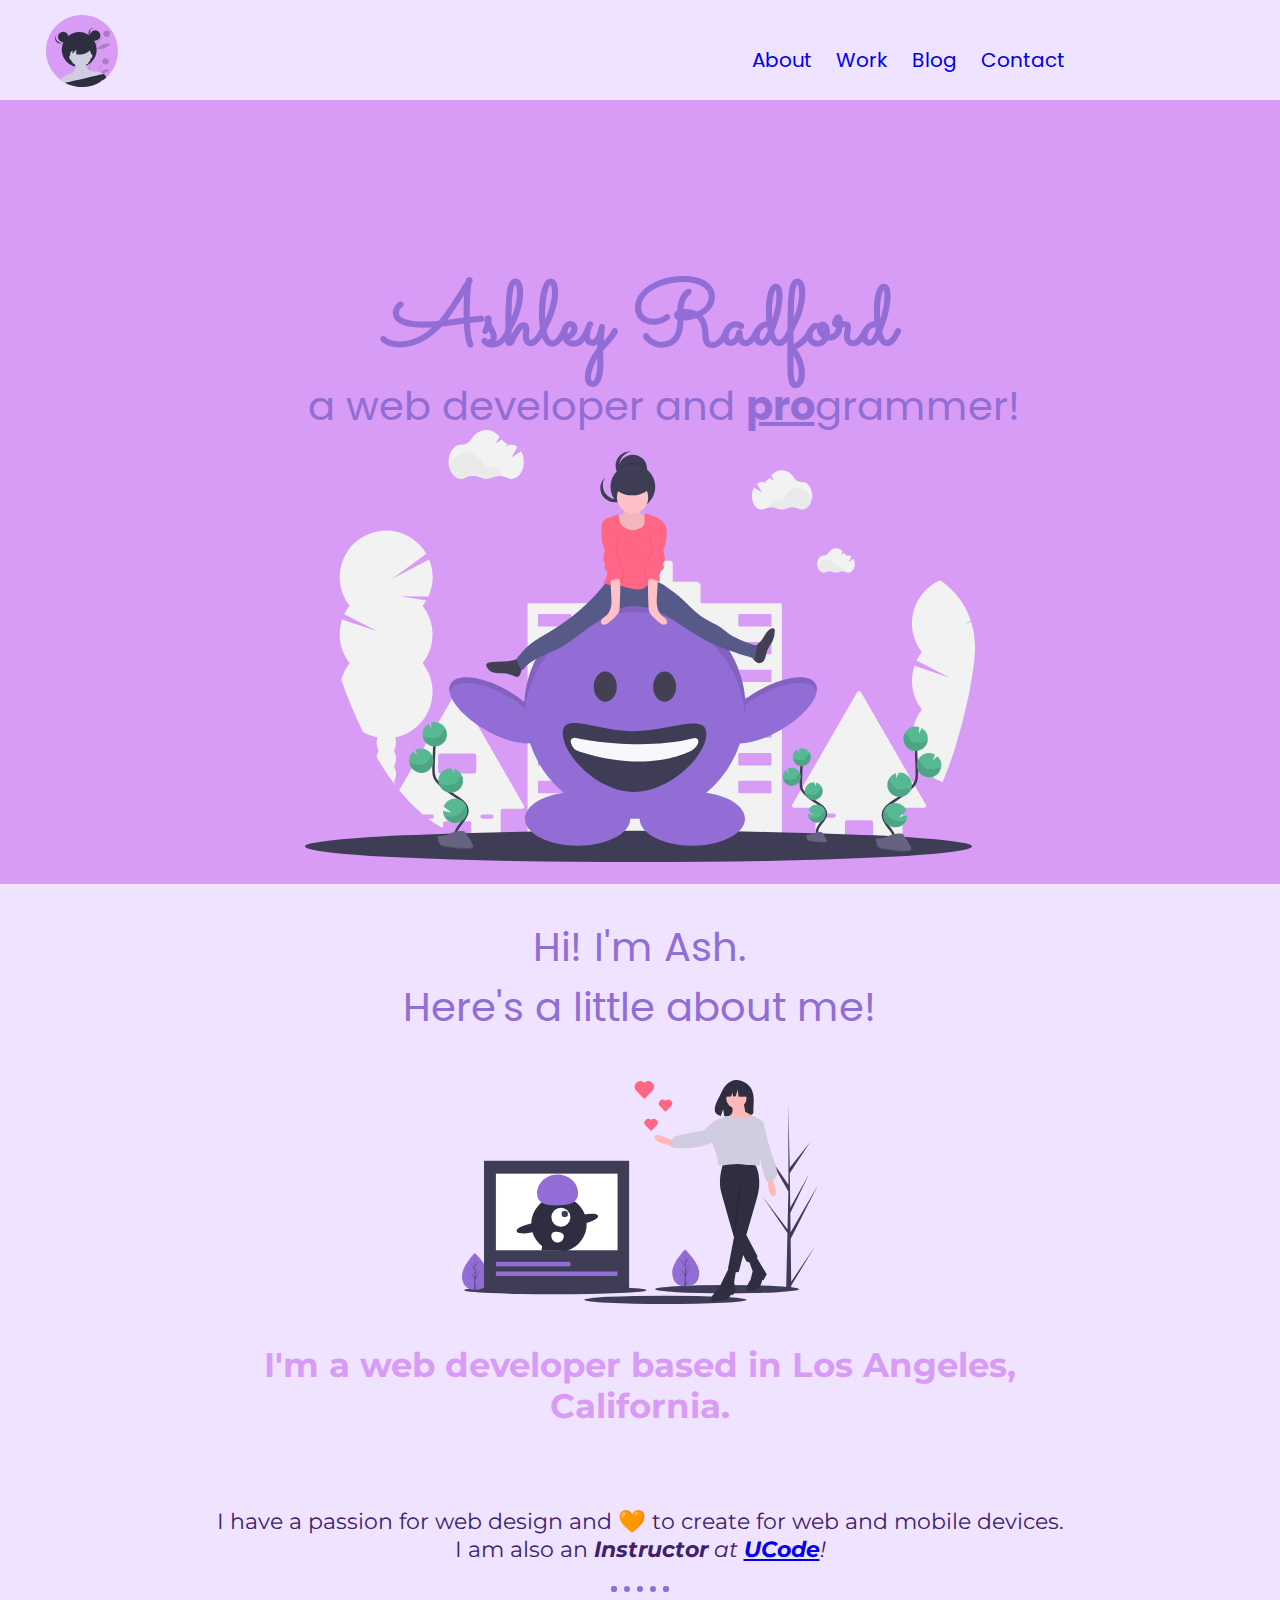
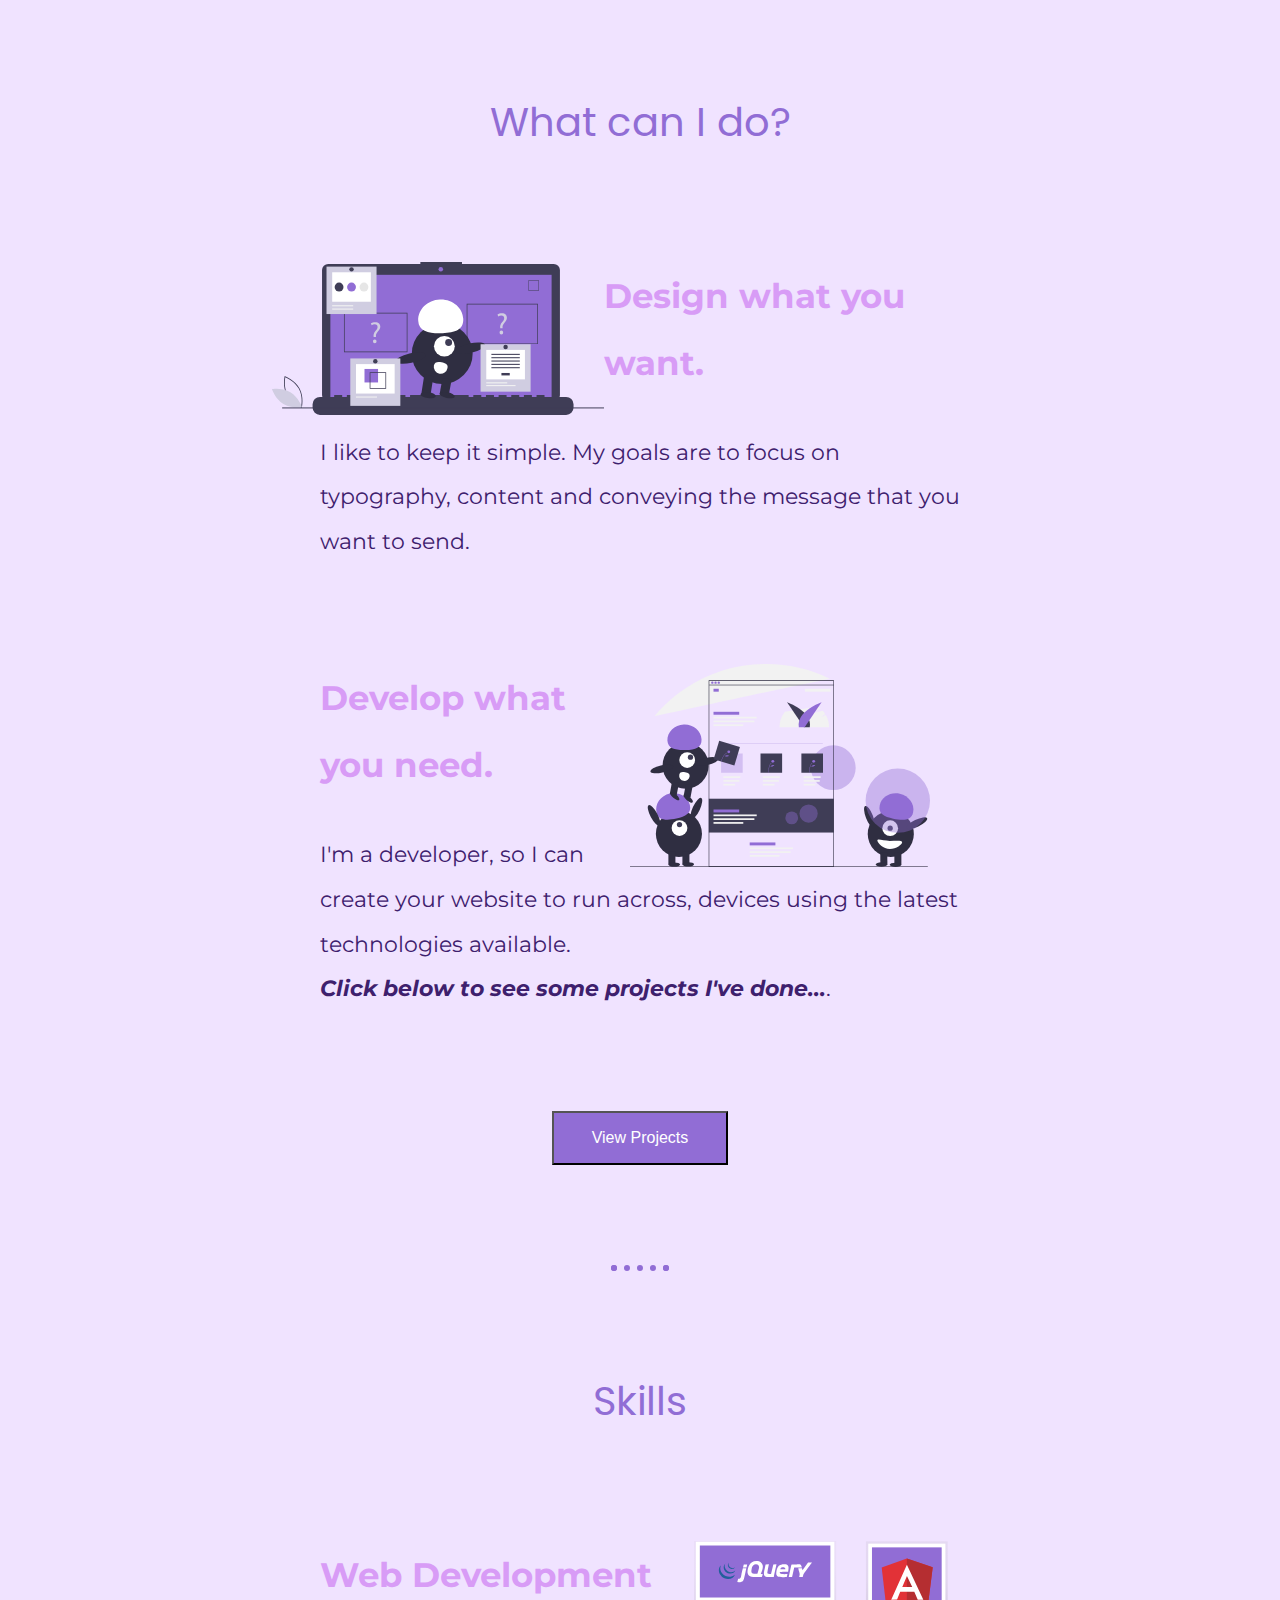
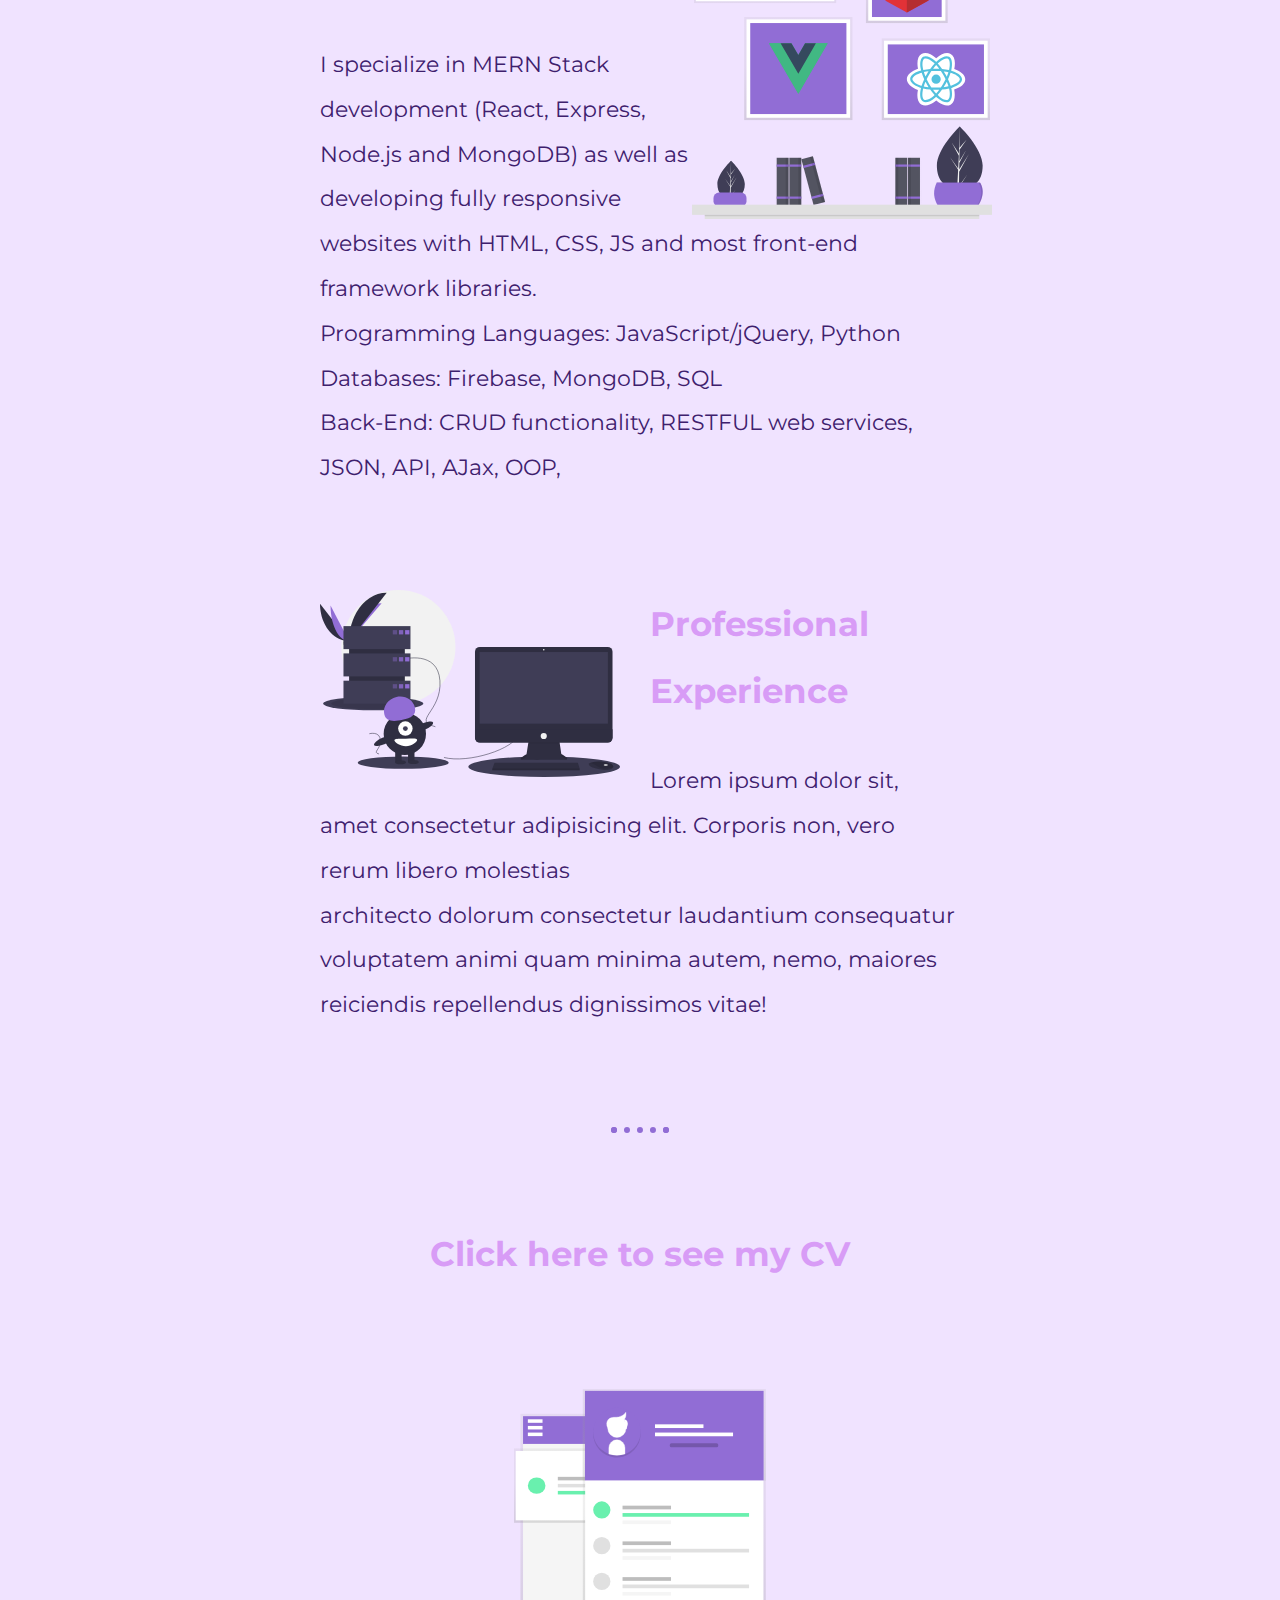
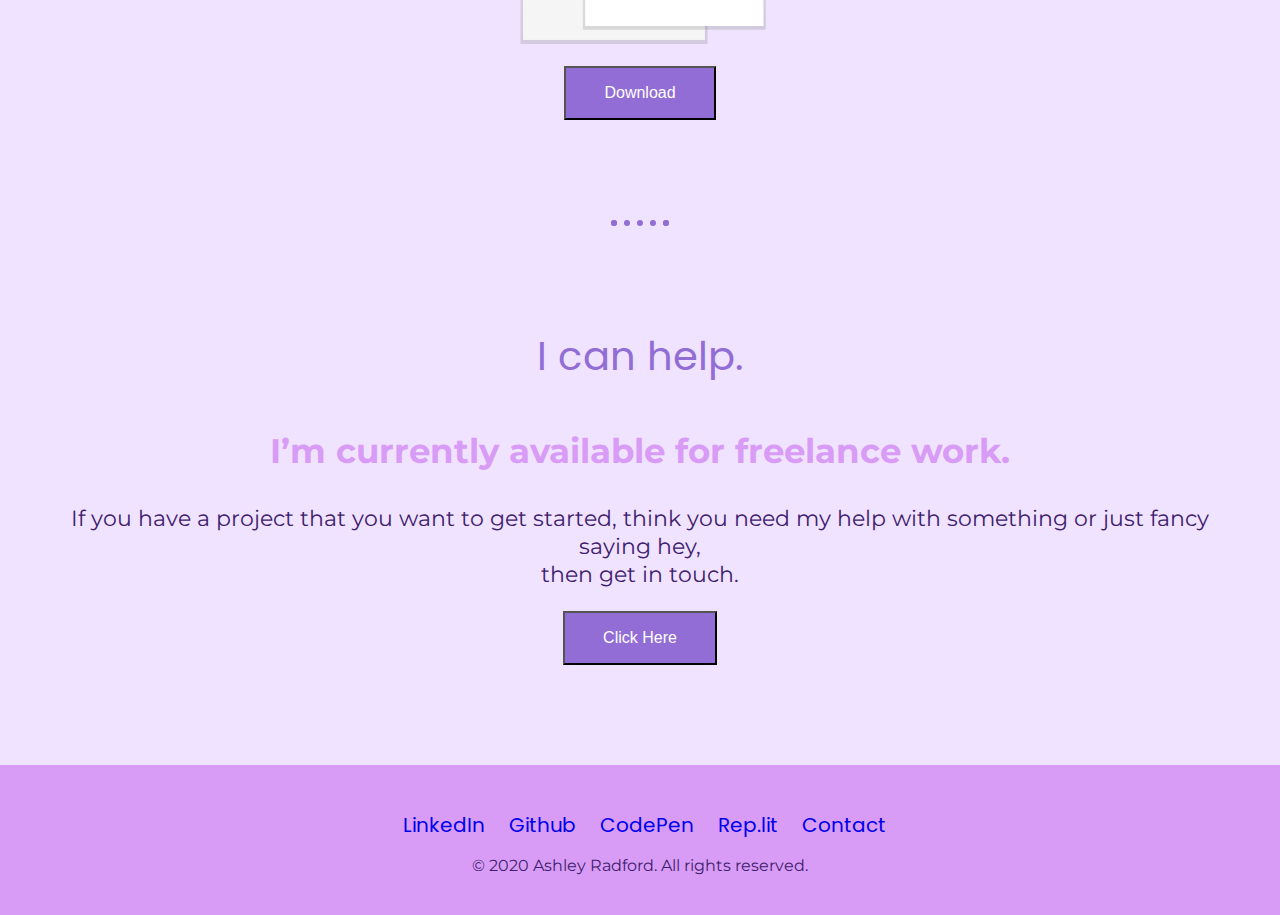
<file: index.html>
<!DOCTYPE html>
<html lang="en">
    <head>
        <meta charset="UTF-8">
        <meta name="viewport" content="width=device-width, initial-scale=1.0">
        <meta http-equiv="X-UA-Compatible" content="ie=edge">
        <meta name="description" content="Hi! I'm Ashley, a web developer!">
        <meta name="keywords" content="Ashley, Radford, web, dev, HTML, CSS, Javascript">
        <meta name="author" content="Ashley Radford">
        <link rel="icon" href="images/purple.ico">
        <title>Ashley ᖇadford  </title> 
        <link href="css/style.css" rel="stylesheet">
        <link href="https://fonts.googleapis.com/css?family=Montserrat|Poppins|Sacramento&display=swap" rel="stylesheet"> 
    </head>

    <body>
        <div class="nav-container">
            <nav>
                <a href="index.html"><img class="nav-logo"src="images/avatar.svg" alt="avatar-img"></a>
                <a href="#">About</a>
                <a href="projects.html">Work</a>
                <a href="blog.html">Blog</a>
                <a href="contact.html">Contact</a>
            </nav>
        </div>

        <div class="banner-container">
            <h1 class="banner-h1">Ashley Radford</h1>
            <h2 class="banner-h2">a web developer
                and <span class="pro">pro</span>grammer!
            </h2>
            <img class="banner-img" src="images/joyride_monster.svg" alt="welcome-img">
        </div>
 

        <div class="top-container">
            <h2>Hi! I'm Ash. <br> Here's a little about me!</h2>
            <img src="images/online_monster.svg" alt="avatar-img">
                <h3>I'm a web developer based in Los Angeles,<br>
                    California.</h3><br>
                <p>I have a passion for web design and 🧡 to create for web and mobile devices.<br>
                I am also an <em><strong>Instructor</strong> at <a href="https://www.ucode.com/" target="_blank"><strong>UCode</strong></a>!</em>
                </p>
        </div>

    <hr>

        <div class="middle-container">
            <h2>What can I do?</h2>
            <!-- <div class="middle-img">
                <img src="images/test_monster.svg" alt="test-img">
            </div> -->
            <div class="skills">
                <div class="skills-row">
                    
                    <img class="develop-img" src="images/test_monster.svg" alt="develop-img">
                    <div class="skill-box">
                    <h3>Design what you want.</h3>
                    <p>I like to keep it simple. My goals are to focus on typography, content and conveying the message that you want to send.</p>
                    </div>
                </div>
                <div class="skills-row">
                    <div class="skill-box">
                    <img class="test-img"src="images/exp-design.svg" alt="online-img">
                    <h3>Develop what you need.</h3>
                    <p>I'm a developer, so I can create your website to run across, devices using the latest technologies available. 
                        <br><span><em><strong>Click below to see some projects I've done...</strong></em></span>.</p> 
                    </div>
                </div>
                <button>
                    <a href="projects.html" class="button" target="_blank">View Projects</a>
                </button>
            </div>
        </div>

        <hr>
        <div class="middle-container">
                <h2>Skills</h2>
                <div class="skills">
                <div class="skills-row">
                    <img class="skills1" src="images/JS_framework.svg" alt="develop-img">
                    <h3>Web Development</h3>
                <p> I specialize in MERN Stack development (React, Express, Node.js and MongoDB) as well as developing fully responsive websites with HTML, CSS, JS and most front-end framework libraries.
                    <br>Programming Languages: JavaScript/jQuery, Python 
                    <br>Databases: Firebase, MongoDB, SQL
                    <br>Back-End: CRUD functionality, RESTFUL web services, JSON, API, AJax, OOP, 
                    
                </p>
                </div>
                <div class="skills-row">
                    <img class="skills2"src="images/server_down.svg" alt="online-img">
                    <h3>Professional Experience</h3>
                    <p>Lorem ipsum dolor sit, amet consectetur adipisicing elit. Corporis non, vero rerum libero molestias <br>
                    architecto dolorum consectetur laudantium consequatur voluptatem animi quam minima autem, nemo, maiores reiciendis repellendus dignissimos vitae!</p>
                </div>
            </div>
   <hr>             
                <h3 class="sub-mid">Click here to see my CV</h3>
                <div>
                    <a href="https://docs.google.com/document/d/1dtqE4uk3Zps37zXaE0T_pnc_fpQbZm7DxBcM1sHIl-8/edit?usp=sharing" class="button" target="_blank">
                    <img class="resume-img"src="images/resume.svg">
                    </a>
                </div>
                <button>
                    <a href="https://docs.google.com/document/d/1dtqE4uk3Zps37zXaE0T_pnc_fpQbZm7DxBcM1sHIl-8/edit?usp=sharing" class="button" target="_blank">Download</a>
                </button>
            </div>
        </div>

    <hr>

        <div class="bottom-container">
            <h2>I can help.</h2>
            <h3>I’m currently available for freelance work.</h3>
            <p>If you have a project that you want to get started, think you need my help with something or just fancy saying hey, <br>
                then get in touch.</p>
            <button>
                <a href="contact.html" class="button">Click Here</a>
            </button>  
        </div>
   

    <footer class="footer-container">
        <nav class="footer-links">
            <a href="#">LinkedIn</a>
            <a href="https://github.com/Aradford7" target="_blank">Github</a>
            <a href="#">CodePen</a>
            <a href="#">Rep.lit</a>
            <a href="contact.html">Contact</a>
        </nav>
        <div class="footer-info">
            <p>© 2020 Ashley Radford. All rights reserved.</p>
        </div>
    </footer>

    </body>
</html>
</file>
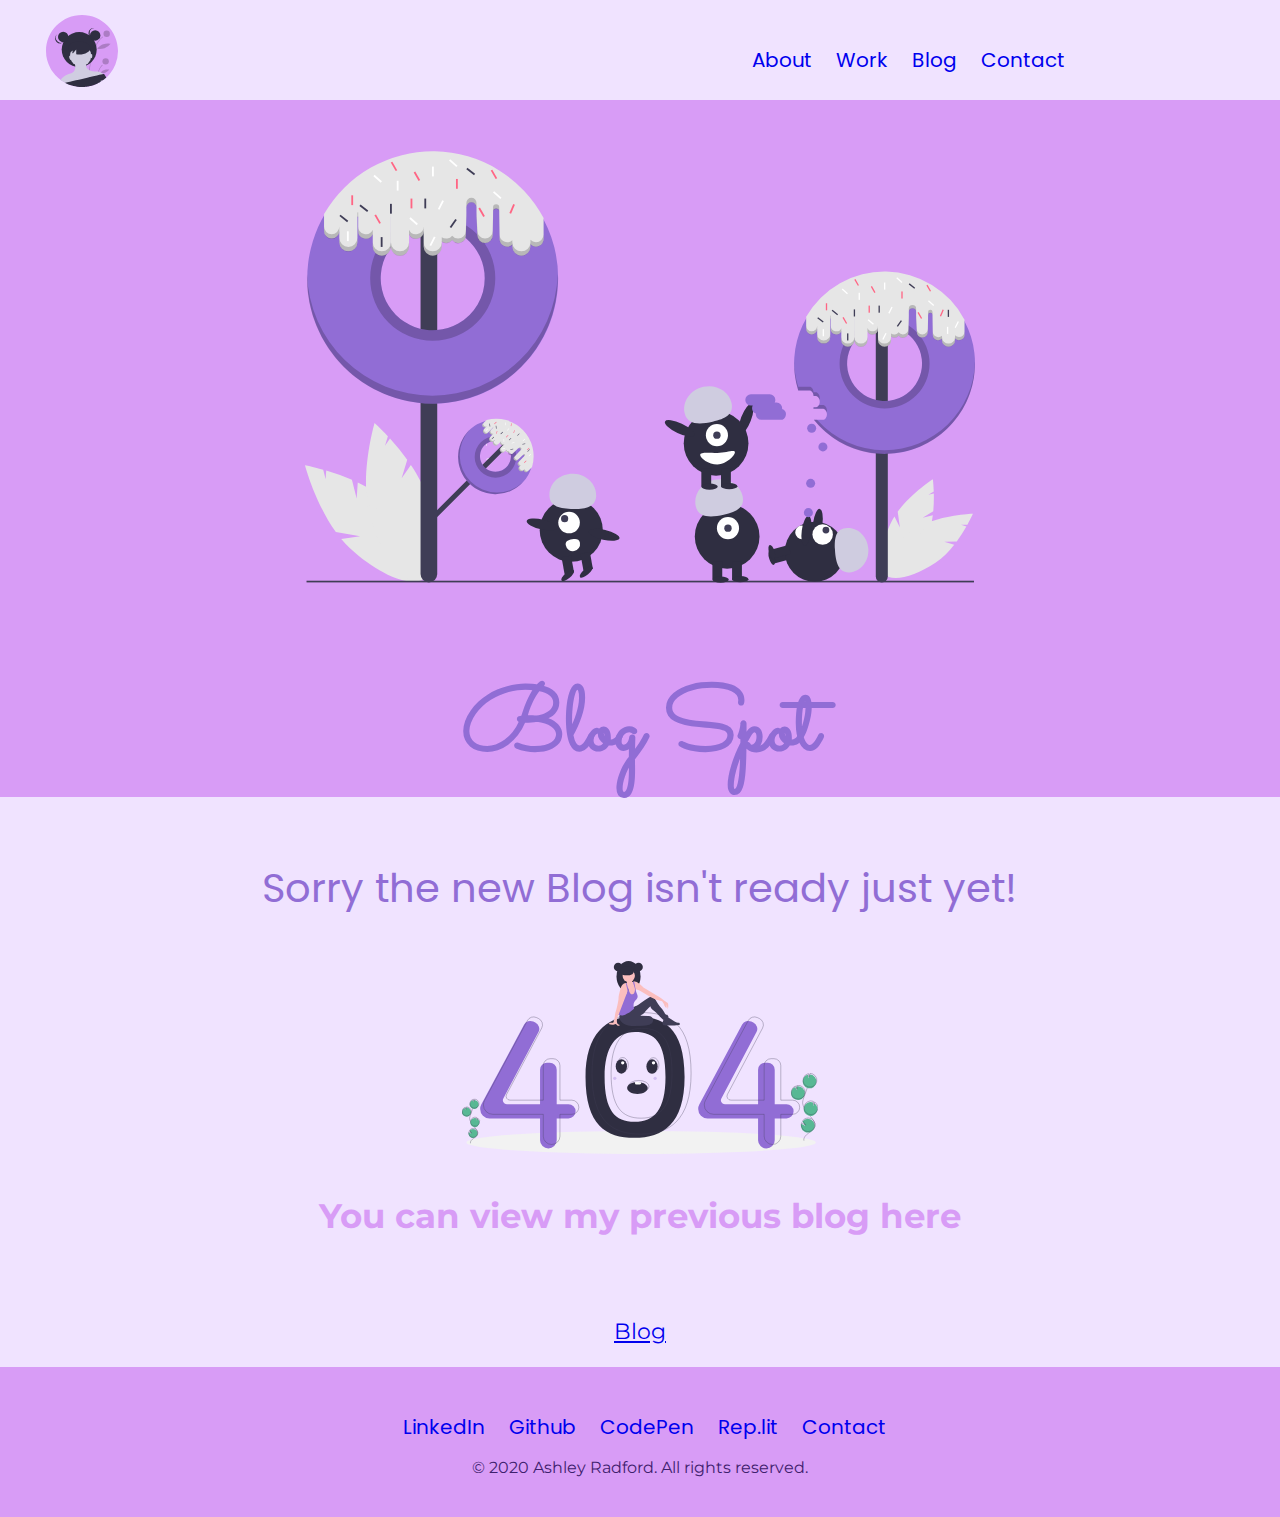
<file: blog.html>
<!DOCTYPE html>
<html lang="en">
    <head>
        <meta charset="UTF-8">
        <meta name="viewport" content="width=device-width, initial-scale=1.0">
        <meta http-equiv="X-UA-Compatible" content="ie=edge">
        <meta name="description" content="Hi! I'm Ashley, a web developer!">
        <meta name="keywords" content="Ashley, Radford, web, dev, HTML, CSS, Javascript">
        <meta name="author" content="Ashley Radford">
        <link rel="icon" href="images/purple.ico">
        <title>Ashley ᖇadford  </title> 
        <link href="css/style.css" rel="stylesheet">
        <link href="https://fonts.googleapis.com/css?family=Montserrat|Poppins|Sacramento&display=swap" rel="stylesheet"> 
    </head>

    <body>
        <div class="nav-container">
            <nav>
                <a href="index.html"><img class="nav-logo"src="images/avatar.svg" alt="avatar-img"></a>
                <a href="index.html">About</a>
                <a href="projects.html">Work</a>
                <a href="https://ashley-radford.webflow.io/blog" target="_blank">Blog</a>
                <a href="contact.html">Contact</a>
            </nav>
        </div>

        <div class="banner-container">
            <img class="banner-img" src="images/donut_monster.svg" alt="welcome-img">
            <h1 class="banner-h1">Blog Spot</h1>
        </div>
 

        <div class="top-container">
            <h2>Sorry the new Blog isn't ready just yet!</h2>
            <img src="images/page_not_found.svg" alt="avatar-img">
                <h3>You can view my previous blog here</h3><br>
                <p><a href="https://ashley-radford.webflow.io/blog" target="_blank">Blog</a>
                </p>
        </div>

   
   

    <footer class="footer-container">
        <nav class="footer-links">
            <a href="#">LinkedIn</a>
            <a href="https://github.com/Aradford7" target="_blank">Github</a>
            <a href="#">CodePen</a>
            <a href="#">Rep.lit</a>
            <a href="contact.html">Contact</a>
        </nav>
        <div class="footer-info">
            <p>© 2020 Ashley Radford. All rights reserved.</p>
        </div>
    </footer>

    </body>
</html>
</file>
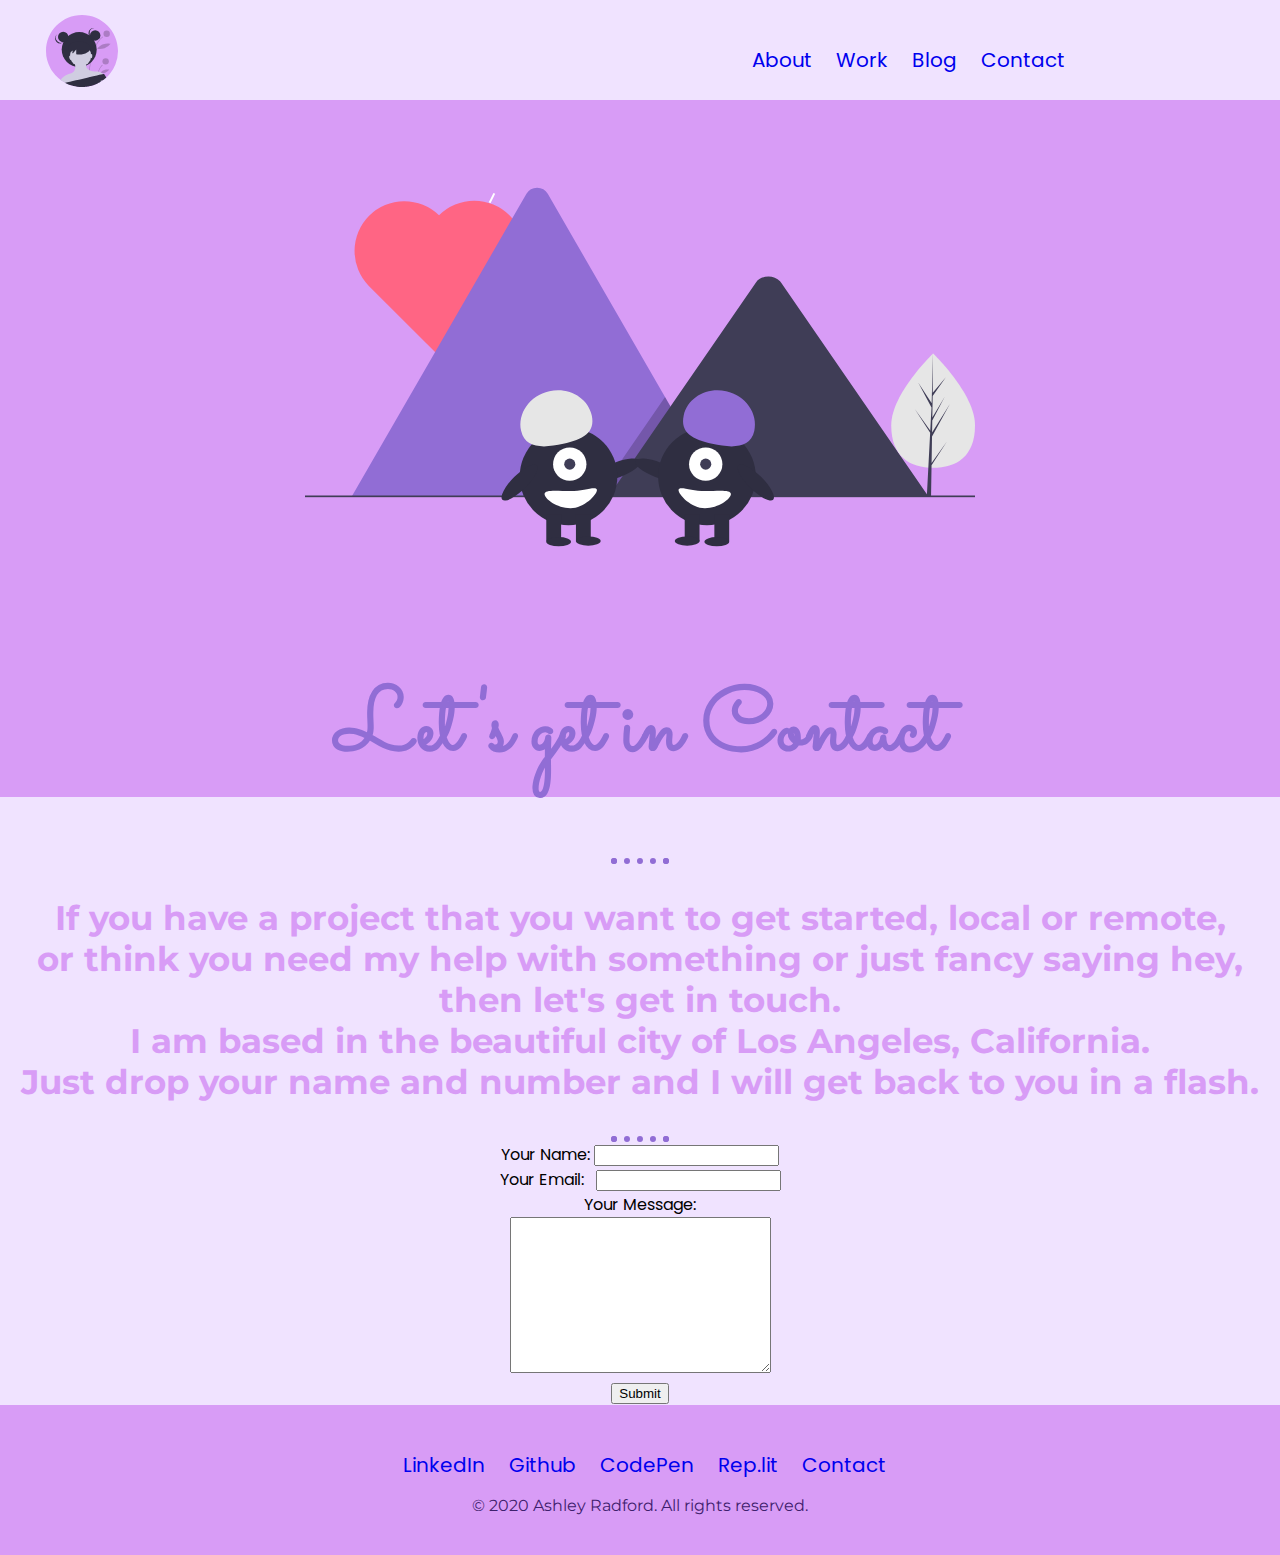
<file: contact.html>
<!DOCTYPE html>
<html lang="en">
    <head>
        <meta charset="UTF-8">
        <meta name="viewport" content="width=device-width, initial-scale=1.0">
        <title>Contact Me</title>
        <link href="css/style.css" rel="stylesheet">
        <link href="https://fonts.googleapis.com/css?family=Montserrat|Poppins|Sacramento&display=swap" rel="stylesheet"> 
    </head>
    <body>
        <div class="nav-container">
            <nav>
                <a href="index.html"><img class="nav-logo"src="images/avatar.svg" alt="avatar-img"></a>
                <a href="index.html">About</a>
                <a href="projects.html">Work</a>
                <a href="blog.html" target="_blank">Blog</a>
                <a href="#">Contact</a>
            </nav>
        </div>

        <div class="banner-container">
            <img class="banner-img" src="images/love_monster.svg" alt="welcome-img">
            <h1 class="banner-h1">Let's get in Contact</h1>
        </div>

    <hr>
        <h3>If you have a project that you want to get started, local or remote,<br>
            or think you need my help with something or just fancy saying hey,<br>
            then let's get in touch.<br>
            I am based in the beautiful city of Los Angeles, California. <br> 
            Just drop your name and number and I will get back to you in a flash.</h3>
    <hr>
        <form enctype="text/plain" action="mailto:radford.ash@gmail.com" method="post">
            <label>Your Name:</label>
            <input type="text" name="yourName" value="">
            <br>
            <label>Your Email:</label>&nbsp;&nbsp;
            <input type="email" name="yourEmail" value="">
            <br>
            <label>Your Message:</label>
            <br>
            <textarea name="yourMessage" rows="10" cols="30"></textarea>
            <br>
            <input type="submit"  value="Submit">
        </form>

    
        <footer class="footer-container">
            <nav class="footer-links">
                <a href="#">LinkedIn</a>
                <a href="https://github.com/Aradford7" target="_blank">Github</a>
                <a href="#">CodePen</a>
                <a href="#">Rep.lit</a>
                <a href="#">Contact</a>
            </nav>
            <div class="footer-info">
                <p>© 2020 Ashley Radford. All rights reserved.</p>
            </div>
        </footer>
    </body>
</html>
</file>
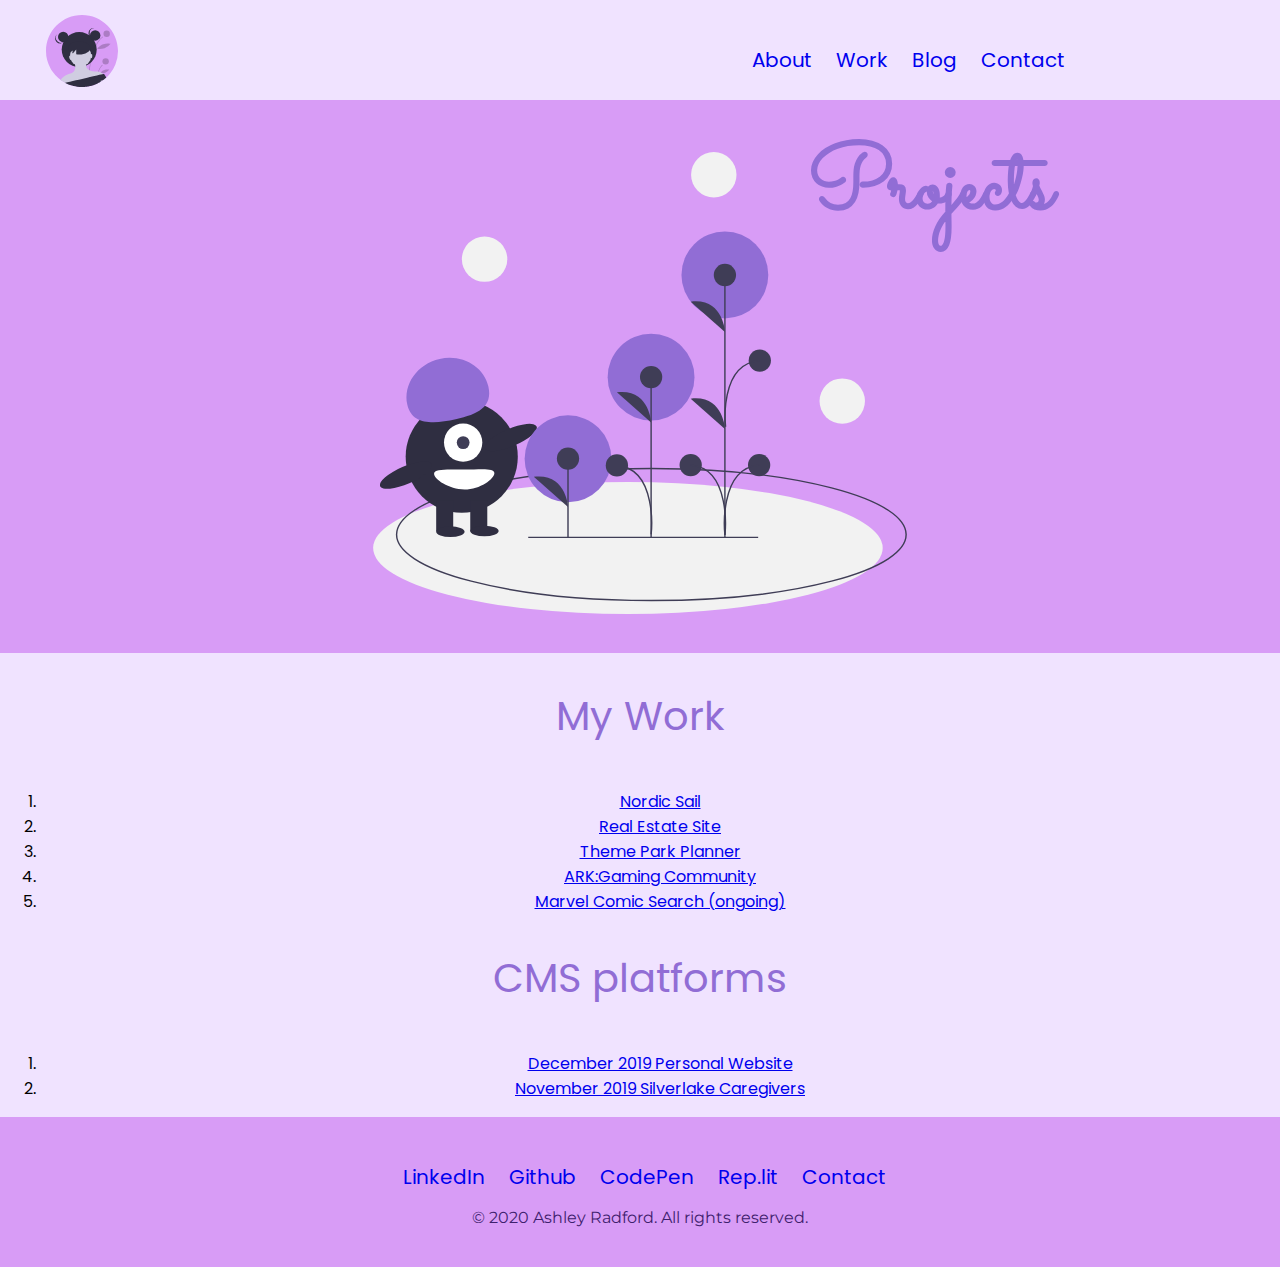
<file: projects.html>
<!DOCTYPE html>
<html lang="en">
<head>
    <meta charset="UTF-8">
    <meta name="viewport" content="width=device-width, initial-scale=1.0">
    <title>Projects</title>
    <link href="css/style.css" rel="stylesheet">
    <link href="https://fonts.googleapis.com/css?family=Montserrat|Poppins|Sacramento&display=swap" rel="stylesheet"> 
</head>
<body>
    <div class="nav-container">
        <nav>
            <a href="index.html"><img class="nav-logo"src="images/avatar.svg" alt="avatar-img"></a>
            <a href="index.html">About</a>
            <a href="#">Work</a>
            <a href="blog.html" target="_blank">Blog</a>
            <a href="contact.html">Contact</a>
        </nav>
    </div>

    <div class="banner-container">
        <h1 class="banner-h1" id="project-banner">Projects</h1>
        <img class="banner-img" id="work-img" src="images/blooming_monster.svg" alt="welcome-img">
    </div>
    
    <h2>My Work</h2>
    <ol>
        <li><a href="https://aradford7.github.io/NordicSailRepo/" target="_blank">Nordic Sail</a></li>
        <li><a href="https://evening-cove-84378.herokuapp.com/houses" target="_blank">Real Estate Site</a></li>
        <li><a href="https://radiant-everglades-42616.herokuapp.com/" target="_blank">Theme Park Planner</a></li>
        <li><a href="https://inspiring-chandrasekhar-a1fc02.netlify.com/" target="_blank">ARK:Gaming Community</a></li>
        <li><a href="https://marvel-api-project3.herokuapp.com/" target="_blank">Marvel Comic Search (ongoing)</a></li>
    </ol>

    <h2>CMS platforms</h2>
    <ol>
        <li>
            <a href="https://ashley-radford.webflow.io/" target="_blank">December 2019 Personal Website</a>
        </li>
        <li>
            <a href="#" target="_blank">November 2019 Silverlake Caregivers</a>
        </li>
    </ol>

    <footer class="footer-container">
        <nav class="footer-links">
            <a href="#">LinkedIn</a>
            <a href="https://github.com/Aradford7" target="_blank">Github</a>
            <a href="#">CodePen</a>
            <a href="#">Rep.lit</a>
            <a href="contact.html">Contact</a>
        </nav>
        <div class="footer-info">
            <p>© 2020 Ashley Radford. All rights reserved.</p>
        </div>
    </footer>
</body>
</html>
</file>
<file: css/style.css>
body{
    margin:0;
    background-color:#f0e3ff;
    text-align:center;
    font-family:'Poppins',sans-serif;
    font-size:100%;
    }
.banner-container{
    background-color:#d89cf6;
    position:relative;
    padding-top:100px;
    }
.banner-h1{
    font-size:5.625rem;/*100% = 16px 90px/16px = 562.5 562.5%; */
    font-family: 'Sacramento', cursive;
    }
.banner-h2{
    font-size: 2.5rem;
    color:#916dd5;
    font-family: 'Poppins',sans-serif;

    margin-top: -4.812rem;
    z-index: 1;
    position: relative;
    left: 1.5rem;
    }
.banner-img{
    height: 28.875rem;
    width: 41.875rem;
    margin-top: -4rem;
    }    
footer{
    background-color:#d89cf6;
    height:150px;
    position: relative;
    width:100%;
}
footer nav{
    text-align: center;
    position: absolute;
    
}
.footer-info{
    position: relative;
    margin: auto;
    text-align: center;
  
    
}
.footer-info p{
    font-size: 1rem;
    
}
.footer-links{
    text-align: center;
    position: relative;
    display: inline-block;
    margin: auto 12rem auto auto;
    
}
h1{
    color:#916dd5;
    margin-top: 50px auto 0 auto;
    font-size: 5.625rem;
   
}
h2{
    color:#916dd5;
    font-family:'Poppins',sans-serif;
    text-align: center;
    font-size:2.5rem;
    font-weight:normal;
    padding-bottom:10px;
}
h3{
    color:#d89cf6; 
    font-family:'Montserrat',sans-serif;
    font-size:2.1rem;
   
}
hr{
    background-color: none;
    border-style: none;
    width: 2.9rem;
    border-style: dotted;
    border-top-style: none;
    border-color:#916dd5;
    border-width: 6px;
    margin:auto;
}
img{
    width:22.25rem;
}



.bottom-container{
    margin:100px 50px 100px 50px;
   
}
button{
    background-color:#916dd5;
    color:#3e206d;
}
#contact-img{

}
.middle-container{
    margin:100px auto;
}
.nav-container{
    background-color:#d89cf6;
    height:100px;
    position: relative;
    width:100%;
}
.nav-container:hover{
    background-color:#f0e3ff
}
.nav-logo{
    height: 4.507rem;
    width: 4.507rem;
    left: -42rem;
    padding: 0px;
    position: absolute;
    top: -2rem;
}
nav a {
    margin-top:25px;
    padding:10px;
    display:inline-block;
    position:relative;
    top:10px;
    right:-20%;
    text-decoration: none;
    font-size: 125%;/*20px/16*/
}
.top-container{
    padding-top:100px auto;
}
p{
    color:#3e206d;
    /* font-family:'Poppins',sans-serif; */
    font-family: 'Montserrat', sans-serif;
    font-size:1.4rem;
}
.pro{
    text-decoration:underline;
    font-weight:bold;
}
#project-banner{
    font-size:5.625rem;/*100% = 16px 90px/16px = 562.5 562.5%; */
    font-family: 'Sacramento', cursive;
    margin-top: -4.812rem;
    z-index: 1;
    position: absolute;
    left: 50.5rem;
}
.skills p{
    
}
.skills-row{
    width:50%;
    margin: 100px auto 100px auto;
    text-align: left;
    line-height: 2;
}

.test-img{
    width:18.75rem;
    float:right;
    margin-right:30px;
}
.develop-img{
    width: 20.75rem;
    float:left;
    margin-left: -3rem;
    height:100%;
}
.skills1{
    width:18.75rem;
    float:right;
    margin-right: -2rem;
    height:100%;
}
.skills2{
    width:18.75rem;
    float:left;
    margin-right:30px;
    height:100%;
    
}
.sub-mid{
    margin:100px auto;
}
.resume-img{
    width:15.75rem;
}

#work-img{
    height: 28.875rem;
    width: 41.875rem;
    margin-top: -3rem;
    margin-bottom: 2rem;
}

.button{
    border: none;
    color: white;
    padding: 15px 32px;
    text-align: center;
    text-decoration: none;
    display: inline-block;
    font-size: 16px;
}
</file>
